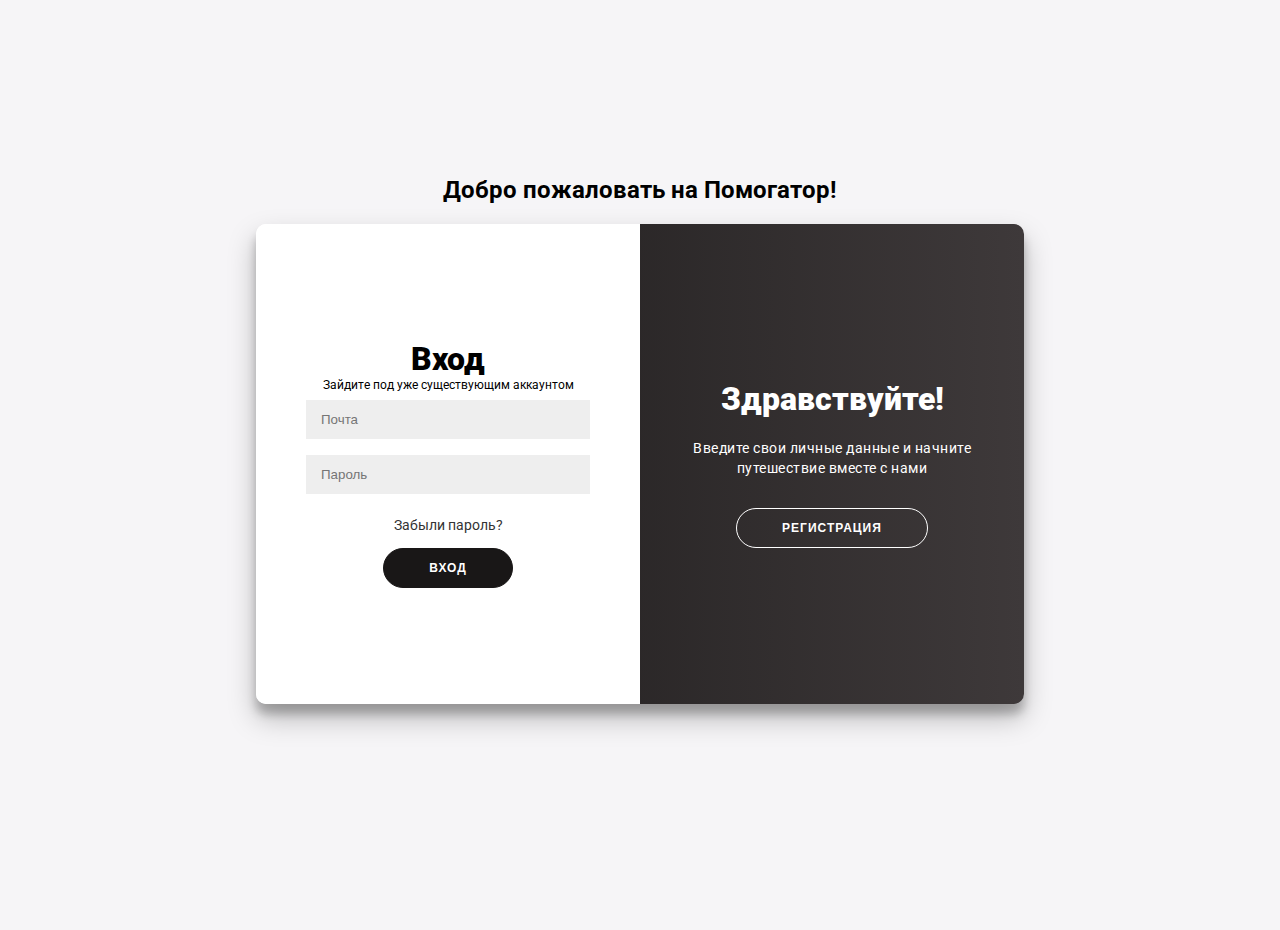
<file: src/registration/register.html>
<!DOCTYPE html>
<html lang="en">

<head>
    <meta charset="UTF-8">
    <meta name="viewport" content="width=device-width, initial-scale=1.0">
    <link rel="stylesheet" href="../css/reg-auth.css">
    <title>Помогатор</title>
</head>

<body>
    <h2>Добро пожаловать на Помогатор!</h2>
    <div class="container" id="container">
        <div class="form-container sign-up-container">
            <form action="../index.html">
                <h1>Создать аккаунт</h1>
                <span>Введите свои данные</span>
                <input type="text" placeholder="Логин" required/>
                <input type="email" placeholder="Почта" required/>
                <input type="password" placeholder="Пароль" required/>
                <button>Зарегистрироваться</button>
            </form>
        </div>
        <div class="form-container sign-in-container">
            <form action="../index.html">
                <h1>Вход</h1>
                <span>Зайдите под уже существующим аккаунтом</span>
                <input type="email" placeholder="Почта" required/>
                <input type="password" placeholder="Пароль" required/>
                <a href="#">Забыли пароль?</a>
                <button>Вход</button>
            </form>
        </div>
        <div class="overlay-container">
            <div class="overlay">
                <div class="overlay-panel overlay-left">
                    <h1>С возвращением!</h1>
                    <p>Чтобы пользоваться нашим сервисом введите свои персональные данные</p>
                    <button class="ghost" id="signIn">Вход</button>
                </div>
                <div class="overlay-panel overlay-right">
                    <h1>Здравствуйте!</h1>
                    <p>Введите свои личные данные и начните путешествие вместе с нами</p>
                    <button class="ghost" id="signUp">Регистрация</button>
                </div>
            </div>
        </div>
    </div>
</body>

<script src="../js/registration.js"></script>

</html>
</file>
<file: src/css/reg-auth.css>
@import url('https://fonts.googleapis.com/css2?family=Roboto:wght@400;900&display=swap');

* {
	box-sizing: border-box;
}

body {
	background: #f6f5f7;
	display: flex;
	justify-content: center;
	align-items: center;
	flex-direction: column;
	font-family: 'Roboto', sans-serif;
	height: 100vh;
	margin: -20px 0 50px;
}

h1 {
	font-weight: 900;
	margin: 0;
}

h2 {
	text-align: center;
}

p {
	font-size: 14px;
	font-weight: 400;
	line-height: 20px;
	letter-spacing: 0.5px;
	margin: 20px 0 30px;
}

span {
	font-size: 12px;
}

a {
	color: #333;
	font-size: 14px;
	text-decoration: none;
	margin: 15px 0;
}

button {
	border-radius: 20px;
	border: 1px solid #191717;
	background-color: #191717;
	color: #FFFFFF;
	font-size: 12px;
	font-weight: 900;
	padding: 12px 45px;
	letter-spacing: 1px;
	text-transform: uppercase;
	transition: transform 80ms ease-in;
}

button:active {
	transform: scale(0.95);
}

button:focus {
	outline: none;
}

button:hover{
	background: #DDDDDD;
	color: #191717;
	transition: all 0.25s
}

#signUp:hover{
	background: #DDDDDD;
	color: #191717;
	transition: all 0.25s
}

#signIn:hover{
	background: #DDDDDD;
	color: #191717;
	transition: all 0.25s
}

button.ghost {
	background-color: transparent;
	border-color: #FFFFFF;
}

form {
	background-color: #FFFFFF;
	display: flex;
	align-items: center;
	justify-content: center;
	flex-direction: column;
	padding: 0 50px;
	height: 100%;
	text-align: center;
}

input {
	background-color: #eee;
	border: none;
	padding: 12px 15px;
	margin: 8px 0;
	width: 100%;
}

.container {
	background-color: #fff;
	border-radius: 10px;
  	box-shadow: 0 14px 28px rgba(0,0,0,0.25), 
			0 10px 10px rgba(0,0,0,0.22);
	position: relative;
	overflow: hidden;
	width: 768px;
	max-width: 100%;
	min-height: 480px;
}

.form-container {
	position: absolute;
	top: 0;
	height: 100%;
	transition: all 0.6s ease-in-out;
}

.sign-in-container {
	left: 0;
	width: 50%;
	z-index: 2;
}

.container.right-panel-active .sign-in-container {
	transform: translateX(100%);
}

.sign-up-container {
	left: 0;
	width: 50%;
	opacity: 0;
	z-index: 1;
}

.container.right-panel-active .sign-up-container {
	transform: translateX(100%);
	opacity: 1;
	z-index: 5;
	animation: show 0.6s;
}

@keyframes show {
	0%, 49.99% {
		opacity: 0;
		z-index: 1;
	}
	
	50%, 100% {
		opacity: 1;
		z-index: 5;
	}
}

.overlay-container {
	position: absolute;
	top: 0;
	left: 50%;
	width: 50%;
	height: 100%;
	overflow: hidden;
	transition: transform 0.6s ease-in-out;
	z-index: 100;
}

.container.right-panel-active .overlay-container{
	transform: translateX(-100%);
}

.overlay {
	background: #191717;
	background: -webkit-linear-gradient(to right, #191717, #3e393a);
	background: linear-gradient(to right, #191717, #3e393a);
	background-repeat: no-repeat;
	background-size: cover;
	background-position: 0 0;
	color: #FFFFFF;
	position: relative;
	left: -100%;
	height: 100%;
	width: 200%;
  	transform: translateX(0);
	transition: transform 0.6s ease-in-out;
}

.container.right-panel-active .overlay {
  	transform: translateX(50%);
}

.overlay-panel {
	position: absolute;
	display: flex;
	align-items: center;
	justify-content: center;
	flex-direction: column;
	padding: 0 40px;
	text-align: center;
	top: 0;
	height: 100%;
	width: 50%;
	transform: translateX(0);
	transition: transform 0.6s ease-in-out;
}

.overlay-left {
	transform: translateX(-20%);
}

.container.right-panel-active .overlay-left {
	transform: translateX(0);
}

.overlay-right {
	right: 0;
	transform: translateX(0);
}

.container.right-panel-active .overlay-right {
	transform: translateX(20%);
}

.social-container {
	margin: 20px 0;
}

.social-container a {
	border: 1px solid #DDDDDD;
	border-radius: 50%;
	display: inline-flex;
	justify-content: center;
	align-items: center;
	margin: 0 5px;
	height: 40px;
	width: 40px;
}

footer {
    background-color: #222;
    color: #fff;
    font-size: 14px;
    bottom: 0;
    position: fixed;
    left: 0;
    right: 0;
    text-align: center;
    z-index: 999;
}

footer p {
    margin: 10px 0;
}

footer i {
    color: red;
}

footer a {
    color: #3c97bf;
    text-decoration: none;
}
</file>
